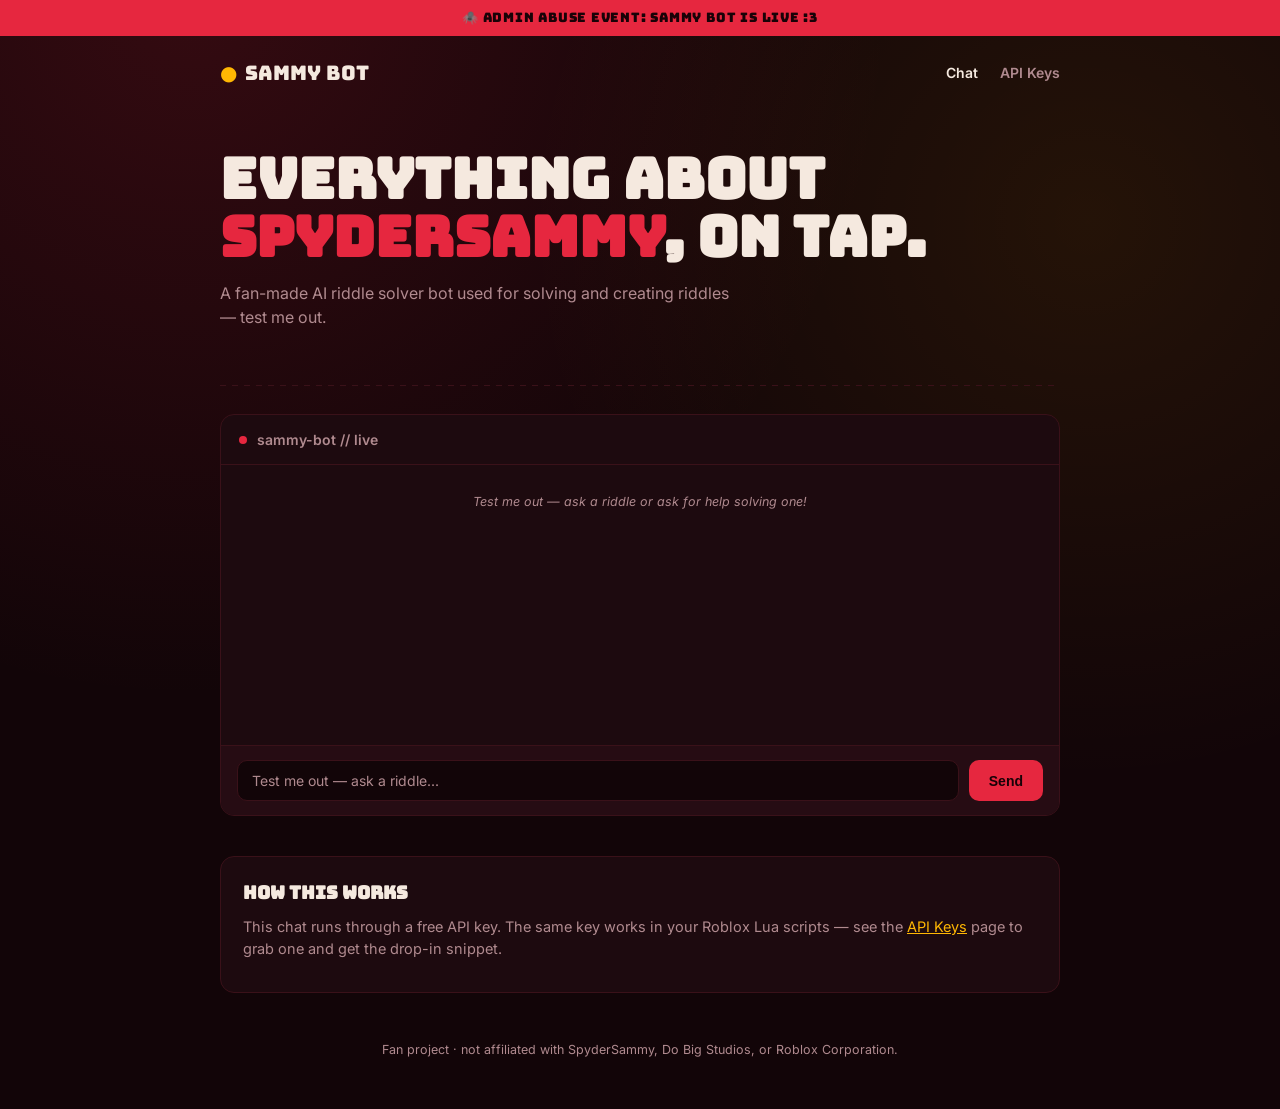
<file: index.html>
<!DOCTYPE html>
<html lang="en">
<head>
<meta charset="UTF-8">
<meta name="viewport" content="width=device-width, initial-scale=1.0">
<title>Sammy Bot — Ask about SpyderSammy</title>
<link rel="stylesheet" href="style.css">
</head>
<body>

<div class="banner">🕷️ ADMIN ABUSE EVENT: SAMMY BOT IS LIVE :3</div>

<div class="wrap">
  <nav>
    <a href="index.html" class="brand"><span class="dot">●</span>Sammy Bot</a>
    <div class="links">
      <a href="index.html" class="active">Chat</a>
      <a href="keys.html">API Keys</a>
    </div>
  </nav>

  <section class="hero">
    <h1>Everything about<br><span>SpyderSammy</span>, on tap.</h1>
    <p class="sub">A fan-made AI riddle solver bot used for solving and creating riddles — test me out.</p>
  </section>

  <div class="web-line"></div>

  <div class="chat-card">
    <div class="chat-head"><span class="pulse"></span> sammy-bot // live</div>
    <div class="chat-log" id="log">
      <div class="msg system">Test me out — ask a riddle or ask for help solving one!</div>
    </div>
    <div class="chat-input">
      <input id="input" type="text" placeholder="Test me out — ask a riddle..." maxlength="500">
      <button class="primary" id="send">Send</button>
    </div>
  </div>

  <div class="card">
    <h2>How this works</h2>
    <p>This chat runs through a free API key. The same key works in your Roblox Lua
    scripts — see the <a href="keys.html" style="color: var(--amber)">API Keys</a> page
    to grab one and get the drop-in snippet.</p>
  </div>
</div>

<footer>Fan project · not affiliated with SpyderSammy, Do Big Studios, or Roblox Corporation.</footer>

<script>
  const WORKER_URL = "https://spydersammy-ai.ezcaresandiego.workers.dev";

  const log = document.getElementById('log');
  const input = document.getElementById('input');
  const send = document.getElementById('send');

  let apiKey = localStorage.getItem('sammybot_key');

  function addMsg(text, cls) {
    const div = document.createElement('div');
    div.className = 'msg ' + cls;
    div.textContent = text;
    log.appendChild(div);
    log.scrollTop = log.scrollHeight;
  }

  async function ensureKey() {
    if (apiKey) return apiKey;
    const res = await fetch(WORKER_URL + '/generate-key', { method: 'POST' });
    const data = await res.json();
    apiKey = data.key;
    localStorage.setItem('sammybot_key', apiKey);
    return apiKey;
  }

  async function sendMessage() {
    const text = input.value.trim();
    if (!text) return;
    addMsg(text, 'user');
    input.value = '';
    send.disabled = true;

    try {
      let key = await ensureKey();
      let res = await fetch(WORKER_URL + '/chat', {
        method: 'POST',
        headers: { 'Content-Type': 'application/json' },
        body: JSON.stringify({ key, message: text })
      });
      let data = await res.json();

      // If key is invalid/stale, regenerate once and retry
      if (res.status === 401) {
        localStorage.removeItem('sammybot_key');
        apiKey = null;
        key = await ensureKey();
        res = await fetch(WORKER_URL + '/chat', {
          method: 'POST',
          headers: { 'Content-Type': 'application/json' },
          body: JSON.stringify({ key, message: text })
        });
        data = await res.json();
      }

      if (data.error) {
        addMsg('Error: ' + data.error, 'system');
      } else {
        addMsg(data.reply, 'bot');
      }
    } catch (err) {
      addMsg('Could not reach Sammy Bot — check the WORKER_URL is deployed.', 'system');
    } finally {
      send.disabled = false;
      input.focus();
    }
  }

  send.addEventListener('click', sendMessage);
  input.addEventListener('keydown', (e) => { if (e.key === 'Enter') sendMessage(); });
</script>

</body>
</html>
</file>
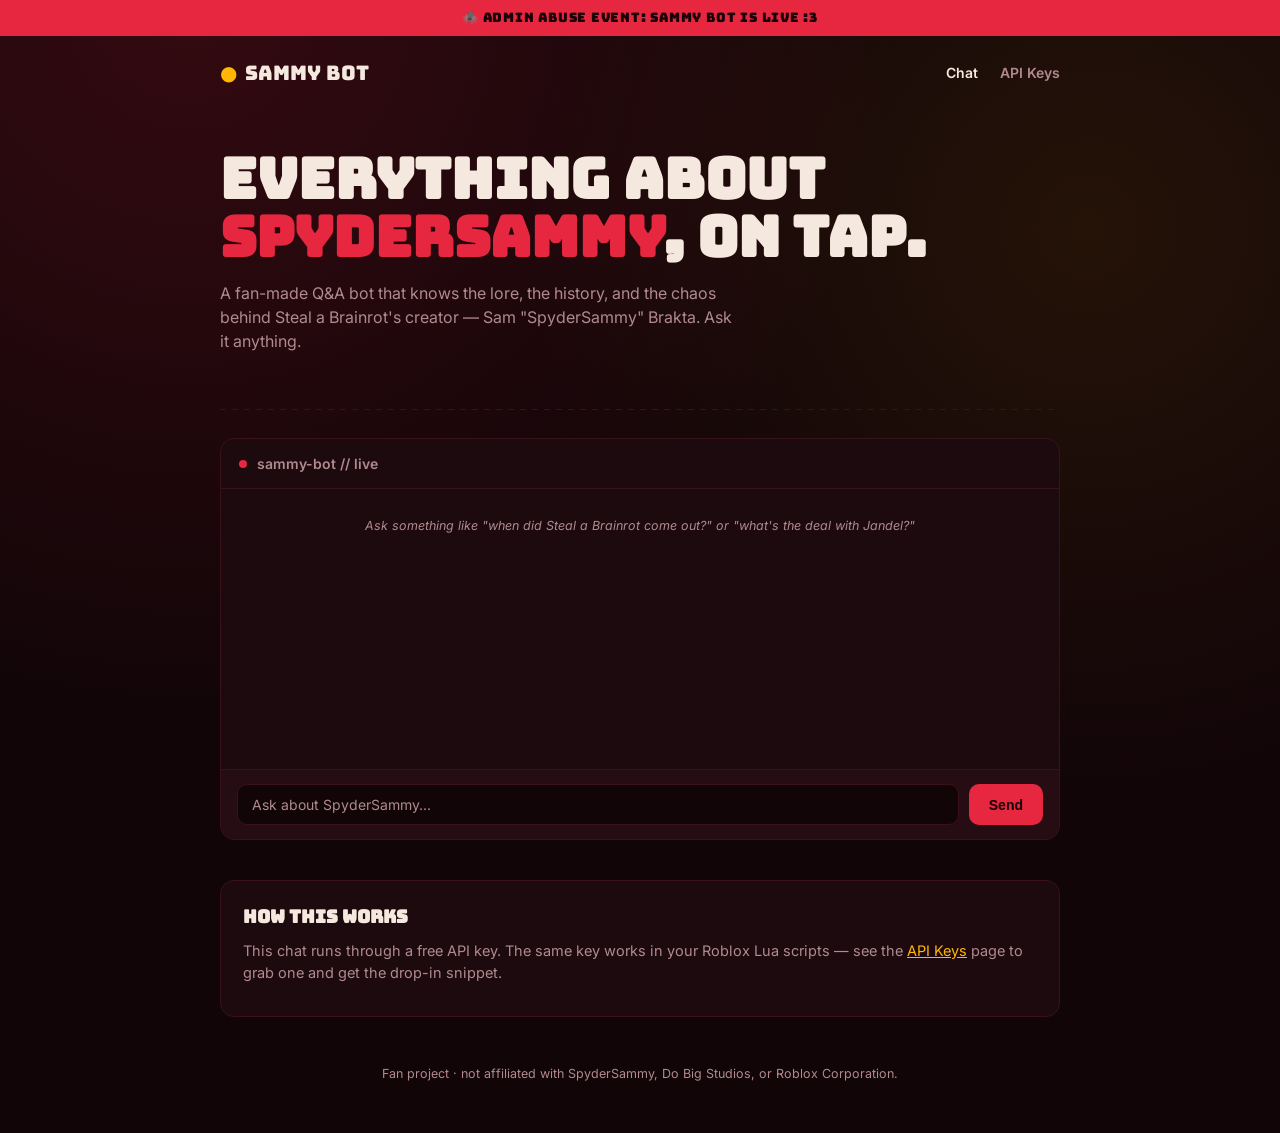
<file: site/index.html>
<!DOCTYPE html>
<html lang="en">
<head>
<meta charset="UTF-8">
<meta name="viewport" content="width=device-width, initial-scale=1.0">
<title>Sammy Bot — Ask about SpyderSammy</title>
<link rel="stylesheet" href="style.css">
</head>
<body>

<div class="banner">🕷️ ADMIN ABUSE EVENT: SAMMY BOT IS LIVE :3</div>

<div class="wrap">
  <nav>
    <a href="index.html" class="brand"><span class="dot">●</span>Sammy Bot</a>
    <div class="links">
      <a href="index.html" class="active">Chat</a>
      <a href="keys.html">API Keys</a>
    </div>
  </nav>

  <section class="hero">
    <h1>Everything about<br><span>SpyderSammy</span>, on tap.</h1>
    <p class="sub">A fan-made Q&A bot that knows the lore, the history, and the chaos
    behind Steal a Brainrot's creator — Sam "SpyderSammy" Brakta. Ask it anything.</p>
  </section>

  <div class="web-line"></div>

  <div class="chat-card">
    <div class="chat-head"><span class="pulse"></span> sammy-bot // live</div>
    <div class="chat-log" id="log">
      <div class="msg system">Ask something like "when did Steal a Brainrot come out?" or "what's the deal with Jandel?"</div>
    </div>
    <div class="chat-input">
      <input id="input" type="text" placeholder="Ask about SpyderSammy..." maxlength="500">
      <button class="primary" id="send">Send</button>
    </div>
  </div>

  <div class="card">
    <h2>How this works</h2>
    <p>This chat runs through a free API key. The same key works in your Roblox Lua
    scripts — see the <a href="keys.html" style="color: var(--amber)">API Keys</a> page
    to grab one and get the drop-in snippet.</p>
  </div>
</div>

<footer>Fan project · not affiliated with SpyderSammy, Do Big Studios, or Roblox Corporation.</footer>

<script>
  // ⚠️ Point this at your deployed Worker URL after you deploy it (see README).
  const WORKER_URL = "https://spydersammy-ai.ezcaresandiego.workers.dev";

  const log = document.getElementById('log');
  const input = document.getElementById('input');
  const send = document.getElementById('send');

  let apiKey = localStorage.getItem('sammybot_key');

  function addMsg(text, cls) {
    const div = document.createElement('div');
    div.className = 'msg ' + cls;
    div.textContent = text;
    log.appendChild(div);
    log.scrollTop = log.scrollHeight;
  }

  async function ensureKey() {
    if (apiKey) return apiKey;
    const res = await fetch(WORKER_URL + '/generate-key', { method: 'POST' });
    const data = await res.json();
    apiKey = data.key;
    localStorage.setItem('sammybot_key', apiKey);
    return apiKey;
  }

  async function sendMessage() {
    const text = input.value.trim();
    if (!text) return;
    addMsg(text, 'user');
    input.value = '';
    send.disabled = true;

    try {
      const key = await ensureKey();
      const res = await fetch(WORKER_URL + '/chat', {
        method: 'POST',
        headers: { 'Content-Type': 'application/json' },
        body: JSON.stringify({ key, message: text })
      });
      const data = await res.json();
      if (data.error) {
        addMsg('Error: ' + data.error, 'system');
      } else {
        addMsg(data.reply, 'bot');
      }
    } catch (err) {
      addMsg('Could not reach Sammy Bot — check the WORKER_URL is deployed.', 'system');
    } finally {
      send.disabled = false;
      input.focus();
    }
  }

  send.addEventListener('click', sendMessage);
  input.addEventListener('keydown', (e) => { if (e.key === 'Enter') sendMessage(); });
</script>

</body>
</html>
</file>
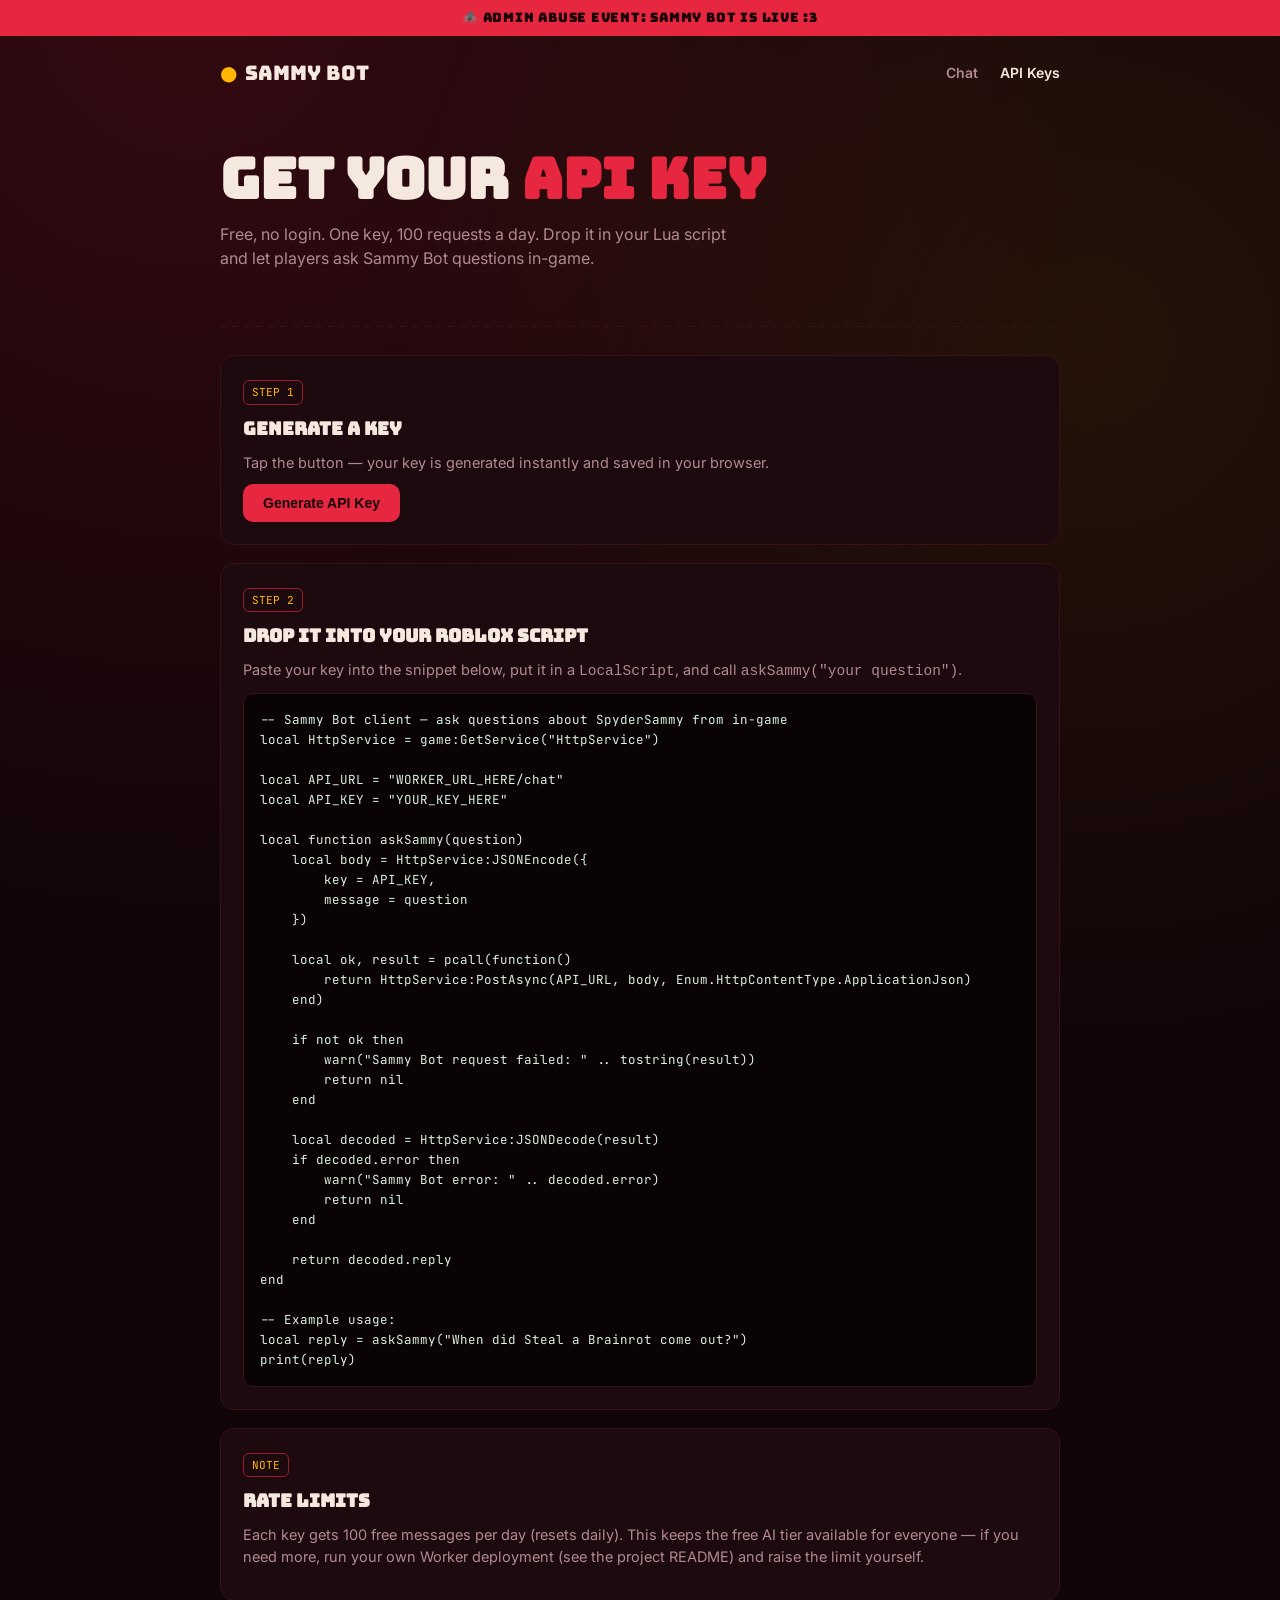
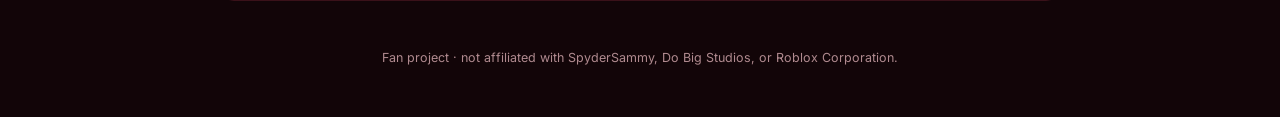
<file: keys.html>
<!DOCTYPE html>
<html lang="en">
<head>
<meta charset="UTF-8">
<meta name="viewport" content="width=device-width, initial-scale=1.0">
<title>API Keys — Sammy Bot</title>
<link rel="stylesheet" href="style.css">
</head>
<body>

<div class="banner">🕷️ ADMIN ABUSE EVENT: SAMMY BOT IS LIVE :3</div>

<div class="wrap">
  <nav>
    <a href="index.html" class="brand"><span class="dot">●</span>Sammy Bot</a>
    <div class="links">
      <a href="index.html">Chat</a>
      <a href="keys.html" class="active">API Keys</a>
    </div>
  </nav>

  <section class="hero">
    <h1>Get your <span>API key</span></h1>
    <p class="sub">Free, no login. One key, 100 requests a day. Drop it in your Lua script and let players ask Sammy Bot questions in-game.</p>
  </section>

  <div class="web-line"></div>

  <div class="card">
    <span class="badge">STEP 1</span>
    <h2>Generate a key</h2>
    <p>Tap the button — your key is generated instantly and saved in your browser.</p>
    <button class="primary" id="genBtn">Generate API Key</button>
    <div class="key-box" id="keyBox" style="display:none"></div>
    <p id="usageLine" style="display:none; font-size: 13px;"></p>
  </div>

  <div class="card">
    <span class="badge">STEP 2</span>
    <h2>Drop it into your Roblox script</h2>
    <p>Paste your key into the snippet below, put it in a <code>LocalScript</code>, and call <code>askSammy("your question")</code>.</p>
    <div class="code-block" id="luaBlock">-- Sammy Bot client — ask questions about SpyderSammy from in-game
local HttpService = game:GetService("HttpService")

local API_URL = "WORKER_URL_HERE/chat"
local API_KEY = "YOUR_KEY_HERE"

local function askSammy(question)
    local body = HttpService:JSONEncode({
        key = API_KEY,
        message = question
    })

    local ok, result = pcall(function()
        return HttpService:PostAsync(API_URL, body, Enum.HttpContentType.ApplicationJson)
    end)

    if not ok then
        warn("Sammy Bot request failed: " .. tostring(result))
        return nil
    end

    local decoded = HttpService:JSONDecode(result)
    if decoded.error then
        warn("Sammy Bot error: " .. decoded.error)
        return nil
    end

    return decoded.reply
end

-- Example usage:
local reply = askSammy("When did Steal a Brainrot come out?")
print(reply)</div>
  </div>

  <div class="card">
    <span class="badge">NOTE</span>
    <h2>Rate limits</h2>
    <p>Each key gets 100 free messages per day (resets daily). This keeps the free AI
    tier available for everyone — if you need more, run your own Worker deployment
    (see the project README) and raise the limit yourself.</p>
  </div>
</div>

<footer>Fan project · not affiliated with SpyderSammy, Do Big Studios, or Roblox Corporation.</footer>

<script>
  const WORKER_URL = "https://spydersammy-ai.ezcaresandiego.workers.dev";

  const genBtn = document.getElementById('genBtn');
  const keyBox = document.getElementById('keyBox');
  const usageLine = document.getElementById('usageLine');
  const luaBlock = document.getElementById('luaBlock');

  let existing = localStorage.getItem('sammybot_key');
  if (existing) showKey(existing);

  function showKey(key) {
    keyBox.style.display = 'block';
    keyBox.textContent = key;
    usageLine.style.display = 'block';
    usageLine.textContent = 'Saved in this browser. 100 requests/day.';
    luaBlock.textContent = luaBlock.textContent
      .replace(/local API_URL = ".*"/, `local API_URL = "${WORKER_URL}/chat"`)
      .replace(/local API_KEY = ".*"/, `local API_KEY = "${key}"`);
  }

  genBtn.addEventListener('click', async () => {
    genBtn.disabled = true;
    genBtn.textContent = 'Generating...';
    try {
      const res = await fetch(WORKER_URL + '/generate-key', { method: 'POST' });
      const data = await res.json();
      localStorage.setItem('sammybot_key', data.key);
      showKey(data.key);
    } catch (err) {
      keyBox.style.display = 'block';
      keyBox.textContent = 'Could not reach the backend — check WORKER_URL is deployed.';
    } finally {
      genBtn.disabled = false;
      genBtn.textContent = 'Generate API Key';
    }
  });
</script>

</body>
</html>
</file>
<file: style.css>
@import url('https://fonts.googleapis.com/css2?family=Bungee&family=Inter:wght@400;500;600;700&family=JetBrains+Mono:wght@400;600&display=swap');

:root {
  --bg: #120508;
  --surface: #1d0a0f;
  --surface-2: #260c13;
  --line: #3a1119;
  --red: #e6273f;
  --red-dim: #9c1a2b;
  --amber: #ffb703;
  --text: #f5e9df;
  --muted: #b08a8f;
  --radius: 14px;
}

* { box-sizing: border-box; }

html { scroll-behavior: smooth; }

body {
  margin: 0;
  background: var(--bg);
  color: var(--text);
  font-family: 'Inter', system-ui, sans-serif;
  line-height: 1.5;
  background-image:
    radial-gradient(circle at 15% 0%, rgba(230, 39, 63, 0.16), transparent 45%),
    radial-gradient(circle at 85% 20%, rgba(255, 183, 3, 0.08), transparent 40%);
}

a { color: inherit; }

.wrap {
  max-width: 880px;
  margin: 0 auto;
  padding: 0 20px;
}

/* ---- Admin-abuse style event banner ---- */
.banner {
  background: var(--red);
  color: #180207;
  font-family: 'Bungee', system-ui, sans-serif;
  font-size: 13px;
  letter-spacing: 0.06em;
  text-align: center;
  padding: 8px 12px;
  text-transform: uppercase;
}

/* ---- Nav ---- */
nav {
  display: flex;
  align-items: center;
  justify-content: space-between;
  padding: 22px 0;
}
.brand {
  font-family: 'Bungee', system-ui, sans-serif;
  font-size: 20px;
  color: var(--text);
  text-decoration: none;
  display: flex;
  align-items: center;
  gap: 8px;
}
.brand .dot { color: var(--amber); }
nav .links { display: flex; gap: 22px; font-weight: 600; font-size: 14px; }
nav .links a { text-decoration: none; color: var(--muted); transition: color 0.15s; }
nav .links a:hover, nav .links a.active { color: var(--text); }

/* ---- Hero ---- */
.hero { padding: 40px 0 20px; }
.hero h1 {
  font-family: 'Bungee', system-ui, sans-serif;
  font-size: clamp(34px, 6vw, 56px);
  line-height: 1.05;
  margin: 0 0 14px;
  color: var(--text);
}
.hero h1 span { color: var(--red); }
.hero p.sub {
  color: var(--muted);
  font-size: 16px;
  max-width: 520px;
  margin: 0 0 8px;
}

/* signature: web-line divider */
.web-line {
  height: 1px;
  margin: 28px 0;
  background: repeating-linear-gradient(
    90deg, var(--line), var(--line) 6px, transparent 6px, transparent 12px
  );
}

/* ---- Chat card ---- */
.chat-card {
  background: var(--surface);
  border: 1px solid var(--line);
  border-radius: var(--radius);
  overflow: hidden;
  margin-bottom: 40px;
}
.chat-head {
  padding: 14px 18px;
  border-bottom: 1px solid var(--line);
  display: flex;
  align-items: center;
  gap: 10px;
  font-weight: 600;
  font-size: 14px;
  color: var(--muted);
}
.chat-head .pulse {
  width: 8px; height: 8px; border-radius: 50%;
  background: var(--red);
  box-shadow: 0 0 0 0 rgba(230,39,63,0.6);
  animation: pulse 1.8s infinite;
}
@keyframes pulse {
  0% { box-shadow: 0 0 0 0 rgba(230,39,63,0.55); }
  70% { box-shadow: 0 0 0 8px rgba(230,39,63,0); }
  100% { box-shadow: 0 0 0 0 rgba(230,39,63,0); }
}
.chat-log {
  min-height: 280px;
  max-height: 420px;
  overflow-y: auto;
  padding: 18px;
  display: flex;
  flex-direction: column;
  gap: 12px;
}
.msg {
  max-width: 80%;
  padding: 10px 14px;
  border-radius: 12px;
  font-size: 14.5px;
}
.msg.user {
  align-self: flex-end;
  background: var(--red);
  color: #180207;
  font-weight: 500;
}
.msg.bot {
  align-self: flex-start;
  background: var(--surface-2);
  border: 1px solid var(--line);
  color: var(--text);
}
.msg.system {
  align-self: center;
  color: var(--muted);
  font-size: 12.5px;
  font-style: italic;
}
.chat-input {
  display: flex;
  gap: 10px;
  padding: 14px 16px;
  border-top: 1px solid var(--line);
  background: var(--surface-2);
}
.chat-input input {
  flex: 1;
  background: var(--bg);
  border: 1px solid var(--line);
  color: var(--text);
  padding: 11px 14px;
  border-radius: 10px;
  font-size: 14px;
  font-family: inherit;
  outline: none;
}
.chat-input input:focus { border-color: var(--red); }
.chat-input input::placeholder { color: var(--muted); }

button.primary {
  background: var(--red);
  color: #180207;
  border: none;
  font-weight: 700;
  font-size: 14px;
  padding: 11px 20px;
  border-radius: 10px;
  cursor: pointer;
  transition: transform 0.1s, background 0.15s;
}
button.primary:hover { background: #ff3852; }
button.primary:active { transform: scale(0.97); }
button.primary:disabled { opacity: 0.5; cursor: not-allowed; }

/* ---- Cards / sections ---- */
.card {
  background: var(--surface);
  border: 1px solid var(--line);
  border-radius: var(--radius);
  padding: 22px;
  margin-bottom: 18px;
}
.card h2 {
  font-family: 'Bungee', system-ui, sans-serif;
  font-size: 18px;
  margin: 0 0 10px;
  color: var(--text);
}
.card p { color: var(--muted); font-size: 14.5px; margin: 0 0 10px; }

.key-box {
  font-family: 'JetBrains Mono', monospace;
  background: var(--bg);
  border: 1px dashed var(--red-dim);
  border-radius: 10px;
  padding: 14px 16px;
  font-size: 14px;
  color: var(--amber);
  word-break: break-all;
  margin: 14px 0;
}

.code-block {
  font-family: 'JetBrains Mono', monospace;
  background: #0a0304;
  border: 1px solid var(--line);
  border-radius: 10px;
  padding: 16px;
  font-size: 12.5px;
  color: #dcefe0;
  overflow-x: auto;
  white-space: pre;
  line-height: 1.6;
}

.badge {
  display: inline-block;
  font-family: 'JetBrains Mono', monospace;
  font-size: 11px;
  color: var(--amber);
  border: 1px solid var(--red-dim);
  padding: 3px 8px;
  border-radius: 6px;
  margin-bottom: 10px;
}

footer {
  text-align: center;
  color: var(--muted);
  font-size: 12.5px;
  padding: 30px 0 50px;
}

@media (prefers-reduced-motion: reduce) {
  .chat-head .pulse { animation: none; }
}
</file>
<file: site/style.css>
@import url('https://fonts.googleapis.com/css2?family=Bungee&family=Inter:wght@400;500;600;700&family=JetBrains+Mono:wght@400;600&display=swap');

:root {
  --bg: #120508;
  --surface: #1d0a0f;
  --surface-2: #260c13;
  --line: #3a1119;
  --red: #e6273f;
  --red-dim: #9c1a2b;
  --amber: #ffb703;
  --text: #f5e9df;
  --muted: #b08a8f;
  --radius: 14px;
}

* { box-sizing: border-box; }

html { scroll-behavior: smooth; }

body {
  margin: 0;
  background: var(--bg);
  color: var(--text);
  font-family: 'Inter', system-ui, sans-serif;
  line-height: 1.5;
  background-image:
    radial-gradient(circle at 15% 0%, rgba(230, 39, 63, 0.16), transparent 45%),
    radial-gradient(circle at 85% 20%, rgba(255, 183, 3, 0.08), transparent 40%);
}

a { color: inherit; }

.wrap {
  max-width: 880px;
  margin: 0 auto;
  padding: 0 20px;
}

/* ---- Admin-abuse style event banner ---- */
.banner {
  background: var(--red);
  color: #180207;
  font-family: 'Bungee', system-ui, sans-serif;
  font-size: 13px;
  letter-spacing: 0.06em;
  text-align: center;
  padding: 8px 12px;
  text-transform: uppercase;
}

/* ---- Nav ---- */
nav {
  display: flex;
  align-items: center;
  justify-content: space-between;
  padding: 22px 0;
}
.brand {
  font-family: 'Bungee', system-ui, sans-serif;
  font-size: 20px;
  color: var(--text);
  text-decoration: none;
  display: flex;
  align-items: center;
  gap: 8px;
}
.brand .dot { color: var(--amber); }
nav .links { display: flex; gap: 22px; font-weight: 600; font-size: 14px; }
nav .links a { text-decoration: none; color: var(--muted); transition: color 0.15s; }
nav .links a:hover, nav .links a.active { color: var(--text); }

/* ---- Hero ---- */
.hero { padding: 40px 0 20px; }
.hero h1 {
  font-family: 'Bungee', system-ui, sans-serif;
  font-size: clamp(34px, 6vw, 56px);
  line-height: 1.05;
  margin: 0 0 14px;
  color: var(--text);
}
.hero h1 span { color: var(--red); }
.hero p.sub {
  color: var(--muted);
  font-size: 16px;
  max-width: 520px;
  margin: 0 0 8px;
}

/* signature: web-line divider */
.web-line {
  height: 1px;
  margin: 28px 0;
  background: repeating-linear-gradient(
    90deg, var(--line), var(--line) 6px, transparent 6px, transparent 12px
  );
}

/* ---- Chat card ---- */
.chat-card {
  background: var(--surface);
  border: 1px solid var(--line);
  border-radius: var(--radius);
  overflow: hidden;
  margin-bottom: 40px;
}
.chat-head {
  padding: 14px 18px;
  border-bottom: 1px solid var(--line);
  display: flex;
  align-items: center;
  gap: 10px;
  font-weight: 600;
  font-size: 14px;
  color: var(--muted);
}
.chat-head .pulse {
  width: 8px; height: 8px; border-radius: 50%;
  background: var(--red);
  box-shadow: 0 0 0 0 rgba(230,39,63,0.6);
  animation: pulse 1.8s infinite;
}
@keyframes pulse {
  0% { box-shadow: 0 0 0 0 rgba(230,39,63,0.55); }
  70% { box-shadow: 0 0 0 8px rgba(230,39,63,0); }
  100% { box-shadow: 0 0 0 0 rgba(230,39,63,0); }
}
.chat-log {
  min-height: 280px;
  max-height: 420px;
  overflow-y: auto;
  padding: 18px;
  display: flex;
  flex-direction: column;
  gap: 12px;
}
.msg {
  max-width: 80%;
  padding: 10px 14px;
  border-radius: 12px;
  font-size: 14.5px;
}
.msg.user {
  align-self: flex-end;
  background: var(--red);
  color: #180207;
  font-weight: 500;
}
.msg.bot {
  align-self: flex-start;
  background: var(--surface-2);
  border: 1px solid var(--line);
  color: var(--text);
}
.msg.system {
  align-self: center;
  color: var(--muted);
  font-size: 12.5px;
  font-style: italic;
}
.chat-input {
  display: flex;
  gap: 10px;
  padding: 14px 16px;
  border-top: 1px solid var(--line);
  background: var(--surface-2);
}
.chat-input input {
  flex: 1;
  background: var(--bg);
  border: 1px solid var(--line);
  color: var(--text);
  padding: 11px 14px;
  border-radius: 10px;
  font-size: 14px;
  font-family: inherit;
  outline: none;
}
.chat-input input:focus { border-color: var(--red); }
.chat-input input::placeholder { color: var(--muted); }

button.primary {
  background: var(--red);
  color: #180207;
  border: none;
  font-weight: 700;
  font-size: 14px;
  padding: 11px 20px;
  border-radius: 10px;
  cursor: pointer;
  transition: transform 0.1s, background 0.15s;
}
button.primary:hover { background: #ff3852; }
button.primary:active { transform: scale(0.97); }
button.primary:disabled { opacity: 0.5; cursor: not-allowed; }

/* ---- Cards / sections ---- */
.card {
  background: var(--surface);
  border: 1px solid var(--line);
  border-radius: var(--radius);
  padding: 22px;
  margin-bottom: 18px;
}
.card h2 {
  font-family: 'Bungee', system-ui, sans-serif;
  font-size: 18px;
  margin: 0 0 10px;
  color: var(--text);
}
.card p { color: var(--muted); font-size: 14.5px; margin: 0 0 10px; }

.key-box {
  font-family: 'JetBrains Mono', monospace;
  background: var(--bg);
  border: 1px dashed var(--red-dim);
  border-radius: 10px;
  padding: 14px 16px;
  font-size: 14px;
  color: var(--amber);
  word-break: break-all;
  margin: 14px 0;
}

.code-block {
  font-family: 'JetBrains Mono', monospace;
  background: #0a0304;
  border: 1px solid var(--line);
  border-radius: 10px;
  padding: 16px;
  font-size: 12.5px;
  color: #dcefe0;
  overflow-x: auto;
  white-space: pre;
  line-height: 1.6;
}

.badge {
  display: inline-block;
  font-family: 'JetBrains Mono', monospace;
  font-size: 11px;
  color: var(--amber);
  border: 1px solid var(--red-dim);
  padding: 3px 8px;
  border-radius: 6px;
  margin-bottom: 10px;
}

footer {
  text-align: center;
  color: var(--muted);
  font-size: 12.5px;
  padding: 30px 0 50px;
}

@media (prefers-reduced-motion: reduce) {
  .chat-head .pulse { animation: none; }
}
</file>
